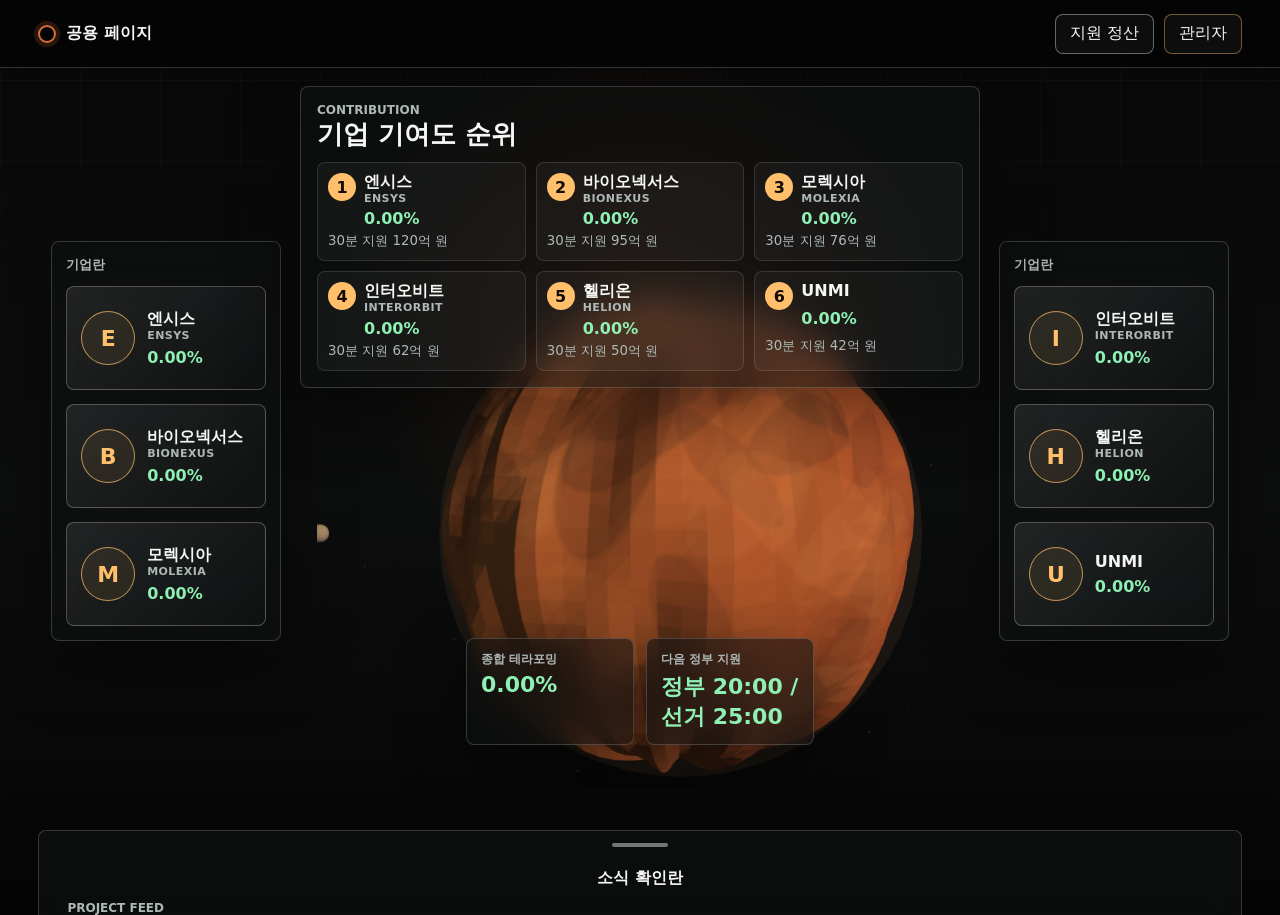
<file: index.html>
<!doctype html>
<html lang="ko">
  <head>
    <meta charset="utf-8" />
    <meta name="viewport" content="width=device-width, initial-scale=1" />
    <title>공용 페이지 | Mars Terraforming Commons</title>
    <link rel="icon" href="data:image/svg+xml,%3Csvg xmlns='http://www.w3.org/2000/svg' viewBox='0 0 64 64'%3E%3Ccircle cx='32' cy='32' r='22' fill='%23d96f3c'/%3E%3Ccircle cx='24' cy='24' r='5' fill='%235f241b' opacity='.8'/%3E%3Ccircle cx='42' cy='38' r='7' fill='%239d3e22' opacity='.75'/%3E%3C/svg%3E" />
    <link rel="stylesheet" href="./css/styles.css?v=19" />
    <script type="importmap">
      {
        "imports": {
          "three": "./vendor/three.module.js"
        }
      }
    </script>
  </head>
  <body class="public-page">
    <header class="top-bar">
      <a class="brand" href="./index.html" aria-label="공용 페이지로 이동">
        <span class="brand-mark"></span>
        <span>공용 페이지</span>
      </a>
      <div class="top-actions">
        <button class="ghost-button" id="settleGrantsButton" type="button">지원 정산</button>
        <a class="ghost-link admin-entry-link" href="./admin.html">관리자</a>
      </div>
    </header>

    <main class="public-shell">
      <section class="ranking-panel" aria-labelledby="rankingTitle">
        <div class="section-kicker">Contribution</div>
        <h1 id="rankingTitle">기업 기여도 순위</h1>
        <ol class="ranking-list" id="rankingList"></ol>
      </section>

      <aside class="company-rail company-rail-left" aria-label="왼쪽 기업란">
        <div class="rail-title">기업란</div>
        <div class="company-stack" id="leftCompanies"></div>
      </aside>

      <section class="mars-stage" aria-label="화성 3D 공전 화면">
        <canvas id="marsCanvas"></canvas>
        <div class="mars-readout" aria-live="polite">
          <div>
            <span>종합 테라포밍</span>
            <strong id="globalTerraforming">0.00%</strong>
          </div>
          <div>
            <span>다음 정부 지원</span>
            <strong id="nextGrantCountdown">30:00</strong>
          </div>
        </div>
      </section>

      <aside class="company-rail company-rail-right" aria-label="오른쪽 기업란">
        <div class="rail-title">기업란</div>
        <div class="company-stack" id="rightCompanies"></div>
      </aside>
    </main>

    <section class="news-drawer" id="newsDrawer" aria-expanded="false">
      <button class="drawer-handle" id="newsHandle" type="button" aria-controls="projectFeed">
        <span class="handle-line"></span>
        <span>소식 확인란</span>
      </button>
      <div class="news-body">
        <div class="news-heading">
          <div>
            <div class="section-kicker">Project Feed</div>
            <h2>시간대별 프로젝트</h2>
          </div>
          <span id="projectCount">0개</span>
        </div>
        <div class="project-feed" id="projectFeed"></div>
      </div>
    </section>

    <script type="module" src="./js/publicPage.js?v=40"></script>
  </body>
</html>
</file>
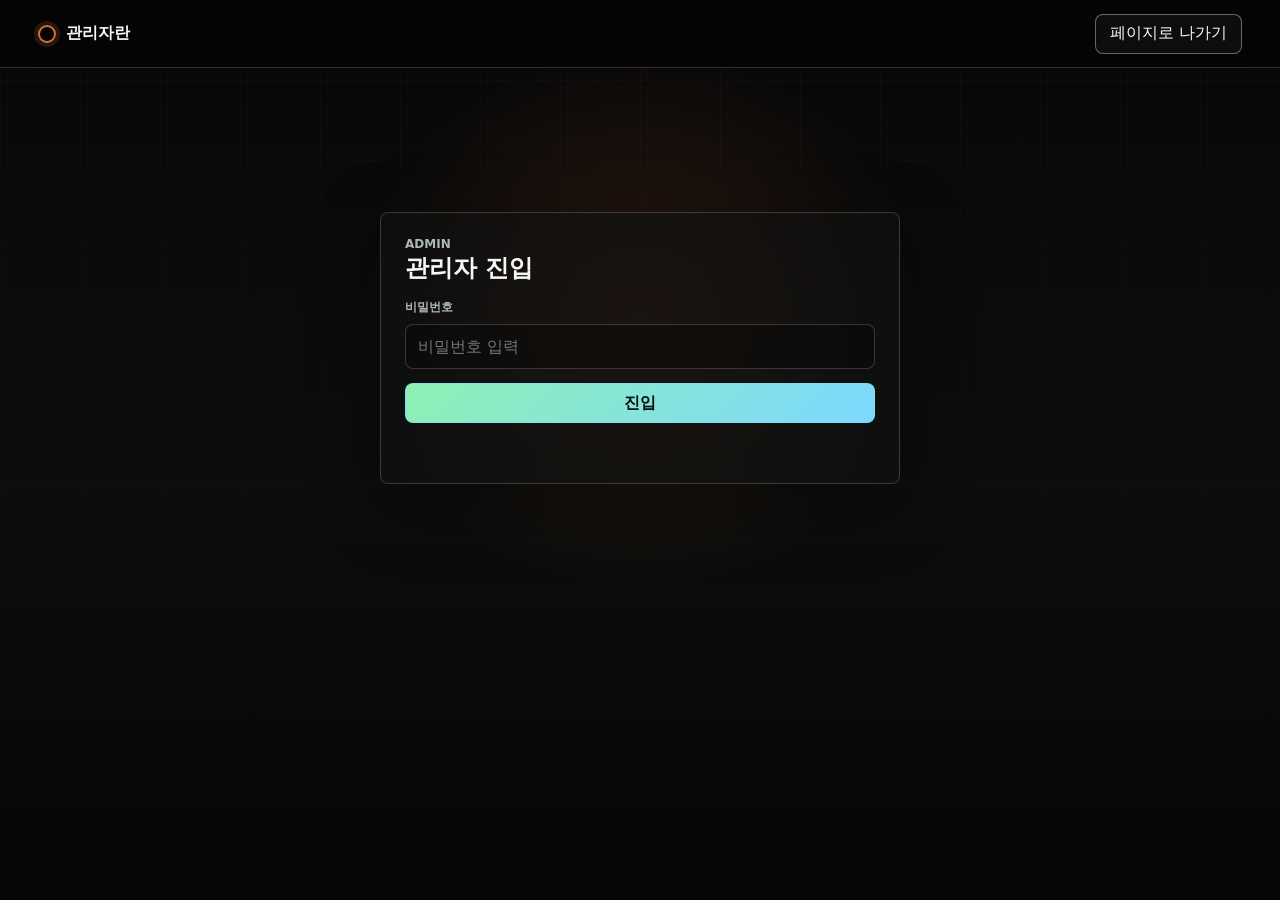
<file: admin.html>
<!doctype html>
<html lang="ko">
  <head>
    <meta charset="utf-8" />
    <meta name="viewport" content="width=device-width, initial-scale=1" />
    <title>관리자란 | Mars Terraforming Commons</title>
    <link rel="icon" href="data:image/svg+xml,%3Csvg xmlns='http://www.w3.org/2000/svg' viewBox='0 0 64 64'%3E%3Ccircle cx='32' cy='32' r='22' fill='%23d96f3c'/%3E%3Ccircle cx='24' cy='24' r='5' fill='%235f241b' opacity='.8'/%3E%3Ccircle cx='42' cy='38' r='7' fill='%239d3e22' opacity='.75'/%3E%3C/svg%3E" />
    <link rel="stylesheet" href="./css/styles.css?v=19" />
  </head>
  <body class="admin-page">
    <header class="top-bar">
      <a class="brand" href="./index.html" aria-label="공용 페이지로 이동">
        <span class="brand-mark"></span>
        <span>관리자란</span>
      </a>
      <div class="top-actions">
        <a class="ghost-link" href="./index.html">페이지로 나가기</a>
      </div>
    </header>

    <main class="admin-shell">
      <section class="admin-login-panel" id="loginPanel">
        <div class="section-kicker">Admin</div>
        <h1>관리자 진입</h1>
        <form class="admin-login-form" id="adminLoginForm">
          <label>
            <span>비밀번호</span>
            <input id="adminPassword" type="password" autocomplete="current-password" placeholder="비밀번호 입력" required />
          </label>
          <button class="primary-button" type="submit">진입</button>
        </form>
        <p class="admin-message" id="loginMessage" aria-live="polite"></p>
      </section>

      <section class="admin-dashboard is-hidden" id="adminDashboard">
        <div class="admin-dashboard-heading">
          <div>
            <div class="section-kicker">Company Work Log</div>
            <h1>각 기업이 한 일</h1>
          </div>
          <div class="admin-top-actions">
            <button class="ghost-button" id="toggleTimeButton" type="button">시간정지</button>
            <button class="primary-button" id="skipGrantButton" type="button">30분 스킵</button>
            <button class="ghost-button danger-button" id="endGameButton" type="button">게임 종료</button>
            <a class="ghost-link" href="./index.html">페이지로 나가기</a>
          </div>
        </div>
        <p class="admin-message" id="adminActionMessage" aria-live="polite"></p>

        <div class="admin-summary" id="adminSummary"></div>

        <section class="admin-budget-panel">
          <div>
            <div class="section-kicker">Budget Grant</div>
            <h2>기업 예산 지급</h2>
            <p>선택한 기업에 관리자 예산을 지급합니다. 지급 시 프로젝트 추가 가능 횟수도 초기화됩니다.</p>
          </div>
          <form class="admin-budget-form" id="adminBudgetForm">
            <label>
              <span>기업</span>
              <select id="adminBudgetCompany" required></select>
            </label>
            <label>
              <span>지급액</span>
              <input id="adminBudgetAmount" type="number" min="1" step="1" placeholder="억 단위" required />
            </label>
            <button class="primary-button" type="submit">지급</button>
          </form>
        </section>

        <div class="admin-company-list" id="adminCompanyList"></div>

        <section class="admin-confirm admin-delete-confirm is-hidden" id="deleteConfirmPanel">
          <p id="deleteConfirmMessage">정말 삭제할까요?</p>
          <div class="decision-actions">
            <button class="ghost-button" id="cancelDeleteButton" type="button">취소</button>
            <button class="primary-button danger-primary" id="confirmDeleteButton" type="button">네, 삭제</button>
          </div>
        </section>

        <section class="admin-reset-panel">
          <div>
            <div class="section-kicker">Reset</div>
            <h2>모든 일 초기화</h2>
            <p>모든 기업의 프로젝트, 기여도, 획득 예산 기록을 처음 상태로 되돌립니다.</p>
          </div>
          <button class="ghost-button danger-button" id="requestResetButton" type="button">초기화</button>
          <div class="admin-confirm is-hidden" id="resetConfirmPanel">
            <p>정말 모든 기록을 지울까요?</p>
            <div class="decision-actions">
              <button class="ghost-button" id="cancelResetButton" type="button">취소</button>
              <button class="primary-button danger-primary" id="confirmResetButton" type="button">네, 지우기</button>
            </div>
          </div>
        </section>
      </section>
    </main>

    <script type="module" src="./js/adminPage.js?v=48"></script>
  </body>
</html>
</file>
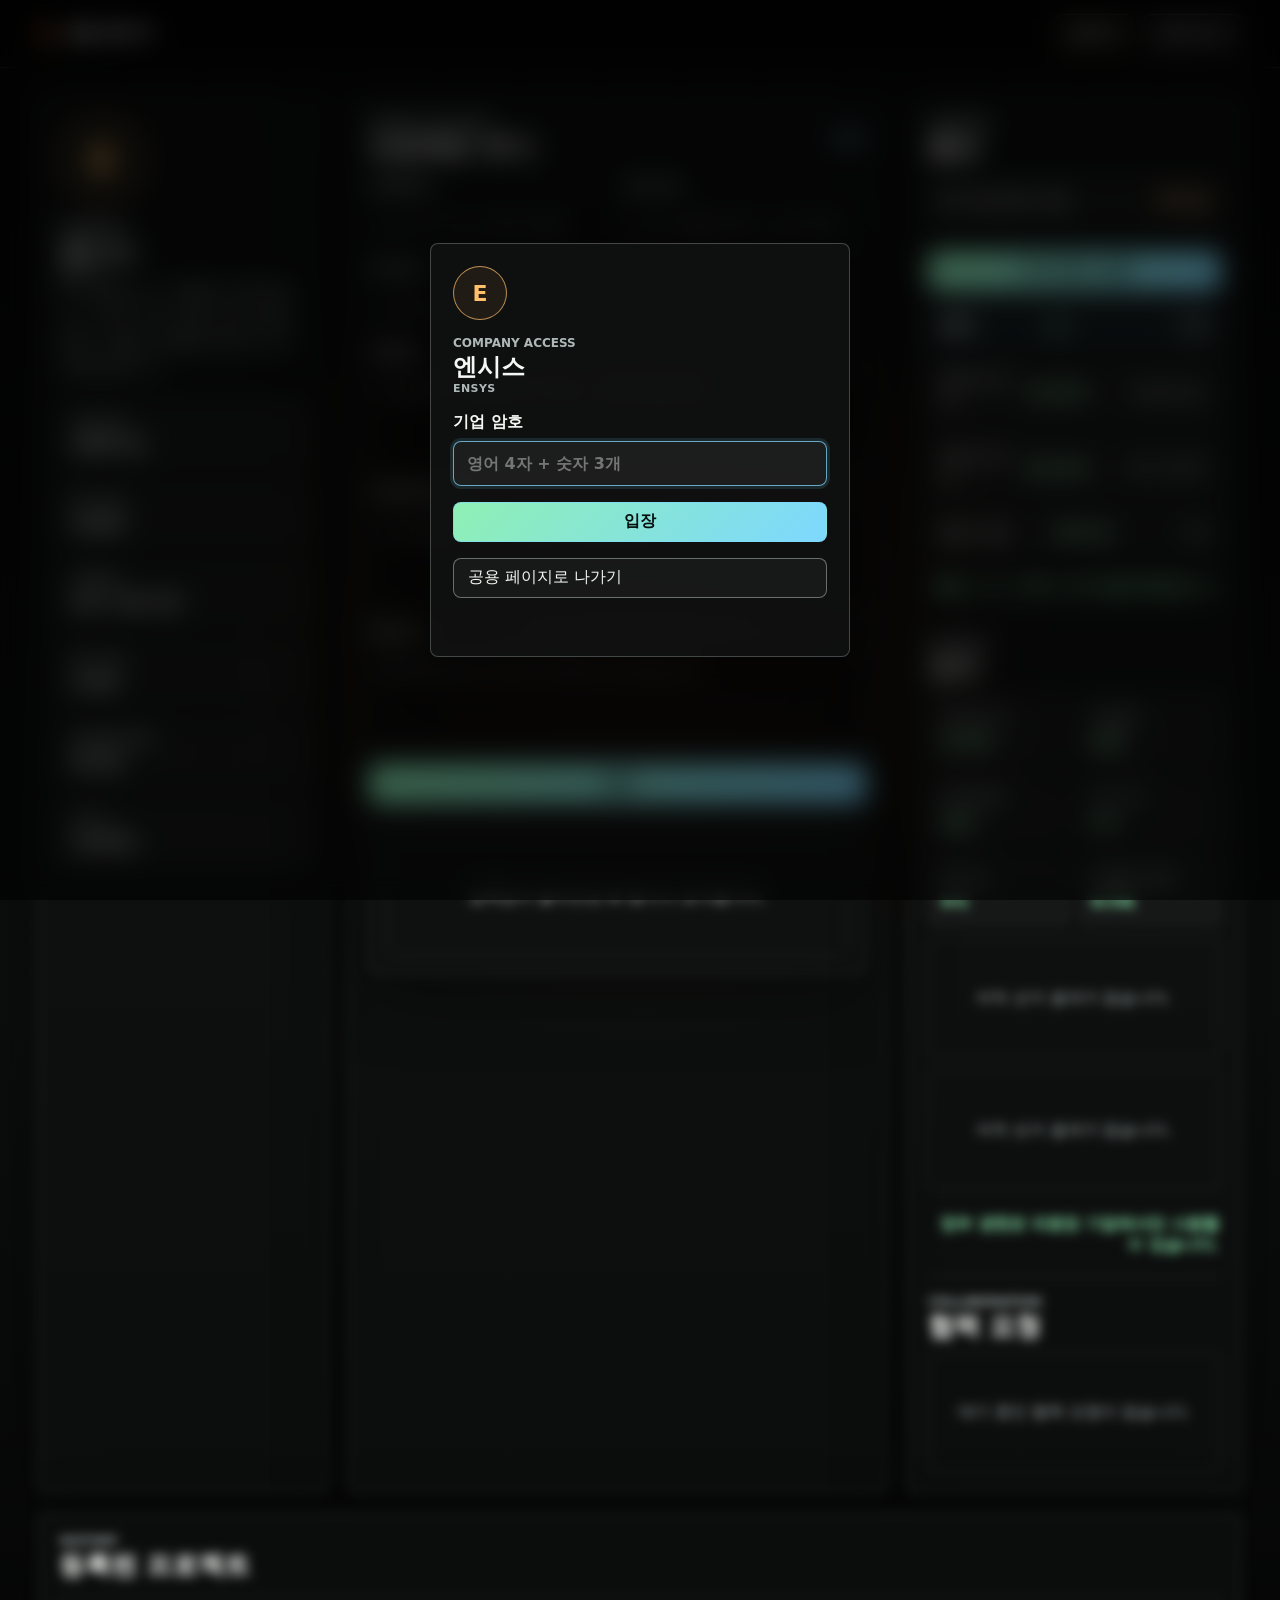
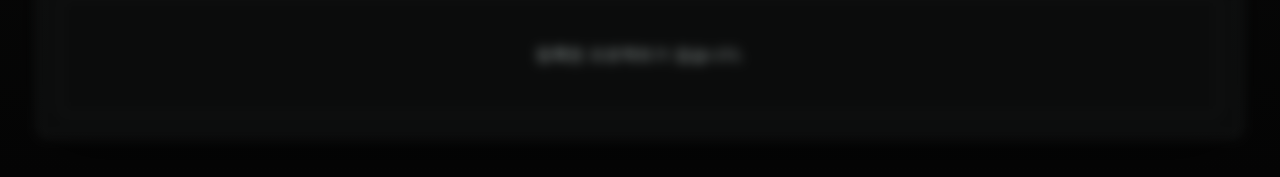
<file: company.html>
<!doctype html>
<html lang="ko">
  <head>
    <meta charset="utf-8" />
    <meta name="viewport" content="width=device-width, initial-scale=1" />
    <title>기업 세부사항 | Mars Terraforming Commons</title>
    <link rel="icon" href="data:image/svg+xml,%3Csvg xmlns='http://www.w3.org/2000/svg' viewBox='0 0 64 64'%3E%3Ccircle cx='32' cy='32' r='22' fill='%23d96f3c'/%3E%3Ccircle cx='24' cy='24' r='5' fill='%235f241b' opacity='.8'/%3E%3Ccircle cx='42' cy='38' r='7' fill='%239d3e22' opacity='.75'/%3E%3C/svg%3E" />
    <link rel="stylesheet" href="./css/styles.css?v=19" />
  </head>
  <body class="detail-page">
    <header class="top-bar">
      <a class="brand" href="./index.html" aria-label="공용 페이지로 이동">
        <span class="brand-mark"></span>
        <span>공용 페이지</span>
      </a>
      <div class="top-actions">
        <a class="ghost-link admin-entry-link" href="./admin.html">관리자</a>
        <a class="ghost-link" href="./index.html">순위 보기</a>
      </div>
    </header>

    <main class="detail-shell">
      <aside class="profile-panel">
        <div class="company-logo" id="companyLogo">E</div>
        <div class="profile-copy">
          <div class="section-kicker">Company</div>
          <h1 class="company-name-stack" id="companyName">
            <span class="company-name-ko">엔시스</span>
            <span class="company-name-en">ENSYS</span>
          </h1>
          <p id="companyFeature">기업 특징</p>
        </div>

        <dl class="stat-grid">
          <div>
            <dt>보유 예산</dt>
            <dd id="companyBudget">0원</dd>
          </div>
          <div>
            <dt>총 기여도</dt>
            <dd id="companyContribution">0.00%</dd>
          </div>
          <div>
            <dt>프로젝트</dt>
            <dd id="companyProjectCount">0개</dd>
          </div>
          <div>
            <dt>추가 가능</dt>
            <dd id="companyProjectLimit">3/3회</dd>
          </div>
          <div>
            <dt>정부/홍보 획득</dt>
            <dd id="companyFunding">0원</dd>
          </div>
          <div>
            <dt>인지도</dt>
            <dd id="companyAwareness">0.00%</dd>
          </div>
        </dl>
      </aside>

      <section class="project-panel">
        <div class="panel-heading">
          <div>
            <div class="section-kicker">Project Builder</div>
            <h2>프로젝트 추가</h2>
          </div>
          <span id="saveStatus">대기</span>
        </div>

        <form class="project-form" id="projectForm">
          <label>
            <span>프로젝트명</span>
            <input id="projectName" name="projectName" type="text" placeholder="예: 극지 산소 순환 파일럿" required />
          </label>
          <label>
            <span>사용 기술</span>
            <input id="projectTech" name="projectTech" type="text" placeholder="예: 미생물 반응기, 열 차폐막, 자동 시추" required />
          </label>
          <label>
            <span>가격 예상</span>
            <input id="projectPrice" name="projectPrice" type="number" min="0" step="1000000" placeholder="숫자만 입력" required />
          </label>
          <label class="full-row">
            <span>기대효과</span>
            <textarea id="projectExpectedEffect" name="projectExpectedEffect" rows="4" placeholder="프로젝트가 달성하고자 하는 기대효과를 입력" required></textarea>
          </label>
          <label class="full-row">
            <span>신기술 실현 방식</span>
            <textarea id="projectRealizationMethod" name="projectRealizationMethod" rows="4" placeholder="신기술을 실제로 구현하는 방식을 입력" required></textarea>
          </label>
          <label class="full-row">
            <span>적용 방식</span>
            <textarea id="projectApplicationMethod" name="projectApplicationMethod" rows="4" placeholder="화성 테라포밍 목표에 적용하는 방식을 입력" required></textarea>
          </label>
          <button class="primary-button full-row" type="submit">등록</button>
        </form>

        <section class="evaluation-card" id="evaluationPanel" aria-live="polite">
          <div class="empty-state">입력값이 들어오면 AI 평가가 표시됩니다.</div>
        </section>

        <section class="decision-card is-hidden" id="decisionPanel" aria-live="polite">
          <div>
            <h3>예산 부족</h3>
            <p id="shortageMessage">예산이 부족합니다.</p>
          </div>
          <div class="decision-actions">
            <button class="ghost-button" id="abandonProjectButton" type="button">포기</button>
            <button class="primary-button" id="spendMoreButton" type="button">돈 더 쓰기</button>
          </div>
        </section>
      </section>

      <aside class="promotion-panel">
        <div class="panel-heading">
          <div>
            <div class="section-kicker">Funding</div>
            <h2>홍보</h2>
          </div>
        </div>

        <div class="funding-summary">
          <span>AI 기준 정부 지원</span>
          <strong id="governmentGrantPreview">0원</strong>
        </div>

        <button class="primary-button" id="runPromotionButton" type="button">10억 홍보 실행</button>

        <div class="age-table" id="ageFundingTable"></div>

        <div class="politics-box" id="politicsPanel"></div>

        <div class="collaboration-box" id="collaborationPanel"></div>
      </aside>

      <section class="history-panel">
        <div class="panel-heading">
          <div>
            <div class="section-kicker">History</div>
            <h2>등록된 프로젝트</h2>
          </div>
        </div>
        <div class="project-history" id="projectHistory"></div>
      </section>
    </main>

    <script type="module" src="./js/companyPage.js?v=51"></script>
  </body>
</html>
</file>
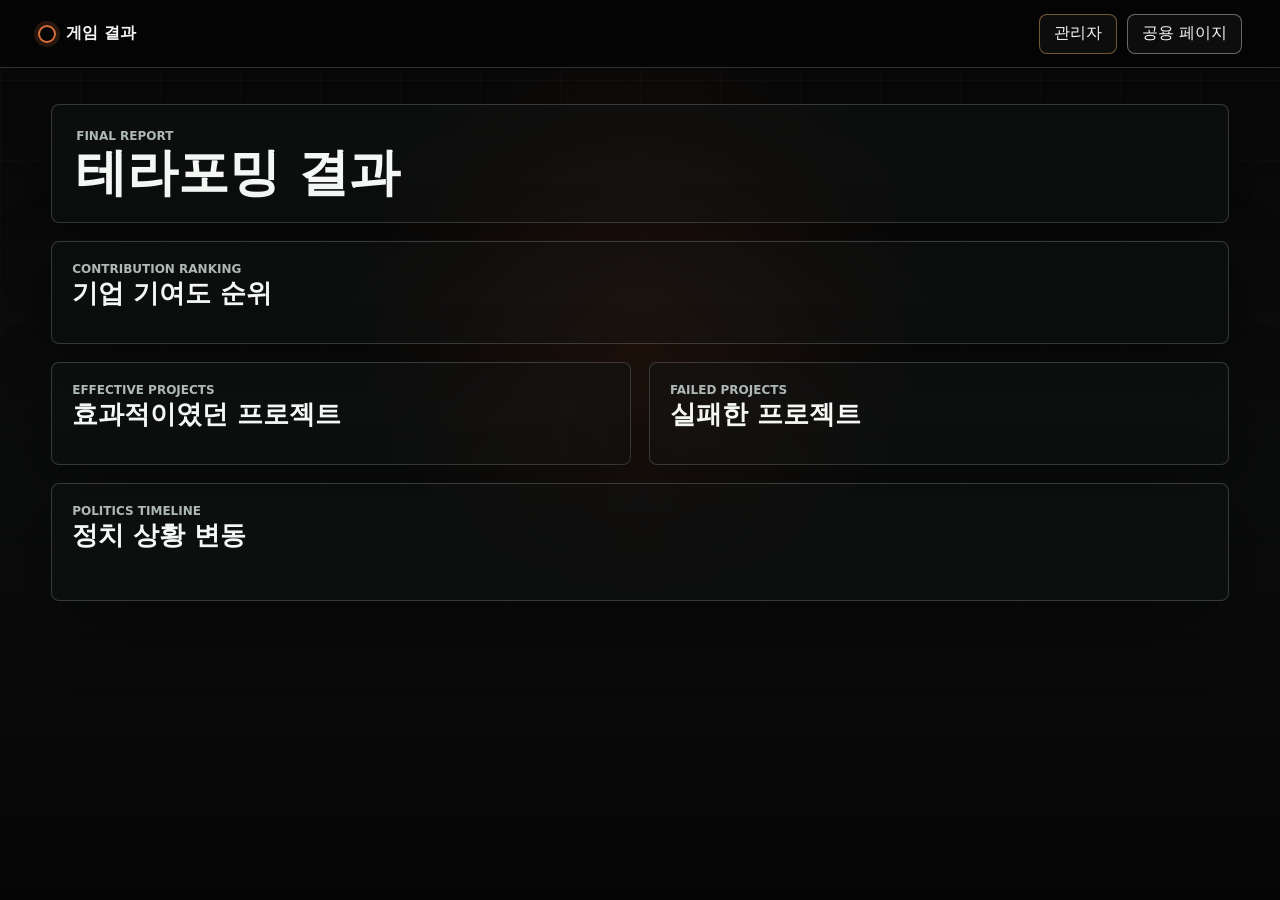
<file: results.html>
<!doctype html>
<html lang="ko">
  <head>
    <meta charset="utf-8" />
    <meta name="viewport" content="width=device-width, initial-scale=1" />
    <title>게임 결과 | Mars Terraforming Commons</title>
    <link rel="icon" href="data:image/svg+xml,%3Csvg xmlns='http://www.w3.org/2000/svg' viewBox='0 0 64 64'%3E%3Ccircle cx='32' cy='32' r='22' fill='%23d96f3c'/%3E%3Ccircle cx='24' cy='24' r='5' fill='%235f241b' opacity='.8'/%3E%3Ccircle cx='42' cy='38' r='7' fill='%239d3e22' opacity='.75'/%3E%3C/svg%3E" />
    <link rel="stylesheet" href="./css/styles.css?v=19" />
  </head>
  <body class="results-page">
    <header class="top-bar">
      <a class="brand" href="./index.html" aria-label="공용 페이지로 이동">
        <span class="brand-mark"></span>
        <span>게임 결과</span>
      </a>
      <div class="top-actions">
        <a class="ghost-link admin-entry-link" href="./admin.html">관리자</a>
        <a class="ghost-link" href="./index.html">공용 페이지</a>
      </div>
    </header>

    <main class="results-shell">
      <section class="results-hero">
        <div>
          <div class="section-kicker">Final Report</div>
          <h1>테라포밍 결과</h1>
        </div>
        <div class="results-summary" id="resultsSummary"></div>
      </section>

      <section class="results-panel">
        <div class="panel-heading">
          <div>
            <div class="section-kicker">Contribution Ranking</div>
            <h2>기업 기여도 순위</h2>
          </div>
        </div>
        <div class="final-ranking" id="finalRanking"></div>
      </section>

      <section class="results-grid">
        <section class="results-panel">
          <div class="panel-heading">
            <div>
              <div class="section-kicker">Effective Projects</div>
              <h2>효과적이였던 프로젝트</h2>
            </div>
          </div>
          <div class="result-project-list" id="effectiveProjects"></div>
        </section>

        <section class="results-panel">
          <div class="panel-heading">
            <div>
              <div class="section-kicker">Failed Projects</div>
              <h2>실패한 프로젝트</h2>
            </div>
          </div>
          <div class="result-project-list" id="failedProjects"></div>
        </section>
      </section>

      <section class="results-panel">
        <div class="panel-heading">
          <div>
            <div class="section-kicker">Politics Timeline</div>
            <h2>정치 상황 변동</h2>
          </div>
        </div>
        <div class="politics-result-summary" id="politicsResultSummary"></div>
        <div class="politics-chart" id="politicsChart"></div>
      </section>
    </main>

    <script type="module" src="./js/resultsPage.js?v=14"></script>
  </body>
</html>
</file>
<file: css/styles.css>
:root {
  --bg: #050505;
  --panel: rgba(16, 18, 18, 0.58);
  --panel-strong: rgba(22, 24, 24, 0.86);
  --line: rgba(218, 232, 234, 0.2);
  --line-strong: rgba(218, 232, 234, 0.42);
  --text: #f5f7f4;
  --muted: #aeb9b7;
  --rust: #d96f3c;
  --amber: #ffbf6b;
  --cyan: #7dd8ff;
  --mint: #8ff0b4;
  --danger: #ff786f;
  --shadow: 0 20px 70px rgba(0, 0, 0, 0.44);
  color-scheme: dark;
  font-family:
    Inter, ui-sans-serif, system-ui, -apple-system, BlinkMacSystemFont, "Segoe UI", sans-serif;
}

* {
  box-sizing: border-box;
}

body {
  margin: 0;
  min-height: 100vh;
  color: var(--text);
  background:
    radial-gradient(circle at 50% 35%, rgba(169, 73, 36, 0.22), transparent 32%),
    linear-gradient(180deg, #070707 0%, #0c0e0d 54%, #050505 100%);
  overflow-x: hidden;
}

body::before {
  position: fixed;
  inset: 0;
  z-index: -1;
  pointer-events: none;
  content: "";
  background-image:
    linear-gradient(rgba(255, 255, 255, 0.04) 1px, transparent 1px),
    linear-gradient(90deg, rgba(255, 255, 255, 0.035) 1px, transparent 1px);
  background-size: 80px 80px;
  mask-image: linear-gradient(180deg, rgba(0, 0, 0, 0.65), transparent 80%);
}

.company-locked .detail-shell {
  filter: blur(6px);
  pointer-events: none;
  user-select: none;
}

.company-auth-gate {
  position: fixed;
  inset: 0;
  z-index: 50;
  display: grid;
  place-items: center;
  padding: 20px;
  background: rgba(0, 0, 0, 0.58);
  backdrop-filter: blur(12px);
}

.company-auth-card {
  width: min(100%, 420px);
  display: grid;
  gap: 16px;
  padding: 22px;
  border: 1px solid rgba(218, 232, 234, 0.26);
  border-radius: 8px;
  background: rgba(16, 18, 18, 0.88);
  box-shadow: var(--shadow);
}

.company-auth-card h1 {
  margin: 4px 0 0;
}

.company-auth-card label {
  display: grid;
  gap: 8px;
  font-weight: 800;
}

.company-auth-card input {
  width: 100%;
  min-width: 0;
  padding: 12px 13px;
  border: 1px solid var(--line);
  border-radius: 8px;
  color: var(--text);
  background: rgba(255, 255, 255, 0.06);
}

.auth-message {
  min-height: 20px;
  margin: 0;
  color: var(--danger);
  font-weight: 800;
}

a {
  color: inherit;
  text-decoration: none;
}

button,
input,
select,
textarea {
  font: inherit;
}

button {
  cursor: pointer;
}

.top-bar {
  position: fixed;
  top: 0;
  left: 0;
  right: 0;
  z-index: 30;
  display: flex;
  align-items: center;
  justify-content: space-between;
  height: 68px;
  padding: 0 clamp(18px, 3vw, 40px);
  border-bottom: 1px solid var(--line);
  background: rgba(5, 5, 5, 0.72);
  backdrop-filter: blur(18px);
}

.cute-heeju-banner {
  position: fixed;
  top: 0;
  left: 0;
  right: 0;
  z-index: 40;
  display: grid;
  place-items: center;
  min-height: 34px;
  border-bottom: 1px solid rgba(255, 191, 107, 0.42);
  color: #120b08;
  background: linear-gradient(135deg, var(--amber), var(--mint));
  font-weight: 900;
}

.has-cute-heeju-banner .top-bar {
  top: 34px;
}

.has-cute-heeju-banner .public-shell,
.has-cute-heeju-banner .detail-shell {
  padding-top: calc(96px + 34px);
}

.has-cute-heeju-banner .admin-shell {
  padding-top: calc(104px + 34px);
}

.has-cute-heeju-banner .ranking-panel {
  top: calc(86px + 34px);
}

.brand {
  display: inline-flex;
  align-items: center;
  gap: 10px;
  font-size: 16px;
  font-weight: 800;
  letter-spacing: 0;
}

.brand-mark {
  width: 18px;
  height: 18px;
  border: 2px solid var(--rust);
  border-radius: 50%;
  box-shadow: 0 0 0 4px rgba(217, 111, 60, 0.16);
}

.top-actions {
  display: flex;
  align-items: center;
  gap: 10px;
}

.ghost-button,
.ghost-link,
.primary-button {
  min-height: 40px;
  border-radius: 8px;
  padding: 0 14px;
  color: var(--text);
  border: 1px solid var(--line-strong);
  background: rgba(255, 255, 255, 0.04);
}

.ghost-link {
  display: inline-flex;
  align-items: center;
}

.primary-button {
  border-color: rgba(125, 216, 255, 0.56);
  color: #06100f;
  background: linear-gradient(135deg, var(--mint), var(--cyan));
  font-weight: 800;
}

.bonus-banner {
  margin: 10px 0 14px;
  padding: 12px 14px;
  border: 1px solid rgba(143, 240, 180, 0.38);
  border-radius: 8px;
  color: var(--mint);
  background: rgba(143, 240, 180, 0.08);
  font-weight: 800;
}

.admin-entry-link {
  border-color: rgba(255, 191, 107, 0.42);
}

.public-shell {
  position: relative;
  display: grid;
  grid-template-columns: minmax(170px, 230px) minmax(320px, 1fr) minmax(170px, 230px);
  gap: clamp(18px, 3vw, 36px);
  min-height: 100vh;
  padding: 96px clamp(16px, 4vw, 56px) 128px;
}

.mars-stage {
  position: relative;
  min-height: calc(100vh - 210px);
  overflow: hidden;
}

#marsCanvas {
  display: block;
  width: 100%;
  height: 100%;
  min-height: 560px;
}

.mars-readout {
  position: absolute;
  left: 50%;
  bottom: 42px;
  display: flex;
  gap: 12px;
  transform: translateX(-50%);
}

.mars-readout div,
.ranking-panel,
.company-rail,
.news-drawer,
.profile-panel,
.project-panel,
.promotion-panel,
.history-panel,
.evaluation-card,
.decision-card {
  border: 1px solid var(--line);
  background: var(--panel);
  box-shadow: var(--shadow);
  backdrop-filter: blur(18px);
}

.mars-readout div {
  min-width: 168px;
  border-radius: 8px;
  padding: 12px 14px;
}

.mars-readout span,
.section-kicker,
dt,
.project-form span,
.compact-label span {
  display: block;
  color: var(--muted);
  font-size: 12px;
  font-weight: 800;
  text-transform: uppercase;
  letter-spacing: 0;
}

.mars-readout strong {
  display: block;
  margin-top: 4px;
  color: var(--mint);
  font-size: 22px;
}

.ranking-panel {
  position: absolute;
  top: 86px;
  left: 50%;
  z-index: 3;
  width: min(680px, calc(100vw - 38px));
  border-radius: 8px;
  padding: 16px;
  transform: translateX(-50%);
}

.ranking-panel h1,
.news-heading h2,
.panel-heading h2,
.profile-copy h1 {
  margin: 3px 0 0;
  font-size: clamp(21px, 2vw, 28px);
  line-height: 1.1;
}

.ranking-list {
  display: grid;
  grid-template-columns: repeat(3, minmax(0, 1fr));
  gap: 10px;
  padding: 0;
  margin: 14px 0 0;
  list-style: none;
}

.ranking-list li {
  display: grid;
  grid-template-columns: auto 1fr;
  gap: 4px 8px;
  min-height: 74px;
  padding: 10px;
  border: 1px solid rgba(255, 255, 255, 0.12);
  border-radius: 8px;
  background: rgba(255, 255, 255, 0.04);
}

.rank-number {
  display: grid;
  grid-row: span 2;
  place-items: center;
  width: 28px;
  height: 28px;
  border-radius: 50%;
  color: #120b08;
  background: var(--amber);
  font-weight: 900;
}

.rank-name {
  min-width: 0;
  font-weight: 800;
}

.company-name-stack {
  display: grid;
  gap: 2px;
  min-width: 0;
  line-height: 1.12;
}

.company-name-ko,
.company-name-en {
  display: block;
  min-width: 0;
  overflow-wrap: anywhere;
}

.company-name-ko {
  color: var(--text);
  font-weight: 900;
}

.company-name-en {
  color: var(--muted);
  font-size: 11px;
  font-weight: 800;
  letter-spacing: 0.04em;
}

.ranking-list strong {
  color: var(--mint);
}

.ranking-list small {
  grid-column: 1 / -1;
  color: var(--muted);
}

.company-rail {
  align-self: center;
  border-radius: 8px;
  padding: 14px;
}

.rail-title {
  margin-bottom: 12px;
  color: var(--muted);
  font-size: 13px;
  font-weight: 900;
}

.company-stack {
  display: grid;
  gap: 14px;
}

.company-card {
  display: grid;
  grid-template-columns: 54px 1fr;
  gap: 12px;
  align-items: center;
  min-height: 104px;
  padding: 14px;
  border: 1px solid rgba(245, 247, 244, 0.26);
  border-radius: 8px;
  background:
    linear-gradient(135deg, rgba(255, 255, 255, 0.09), rgba(255, 255, 255, 0.015)),
    rgba(12, 13, 13, 0.32);
  transition:
    transform 180ms ease,
    border-color 180ms ease,
    background 180ms ease;
}

.company-card:hover,
.company-card:focus-visible {
  border-color: rgba(125, 216, 255, 0.7);
  background: rgba(125, 216, 255, 0.1);
  transform: translateY(-2px);
}

.company-card-mark,
.company-logo {
  display: grid;
  place-items: center;
  border: 1px solid rgba(255, 191, 107, 0.7);
  color: var(--amber);
  background: rgba(255, 191, 107, 0.08);
  font-weight: 900;
}

.company-card-mark {
  width: 54px;
  height: 54px;
  border-radius: 50%;
  font-size: 22px;
}

.company-card strong {
  margin-bottom: 6px;
}

.company-card em {
  display: block;
  color: var(--mint);
  font-style: normal;
  font-weight: 800;
}

.feed-company-name .company-name-stack,
.feed-company-name .company-name-ko,
.feed-company-name .company-name-en {
  display: inline;
}

.news-drawer {
  position: fixed;
  left: clamp(12px, 3vw, 40px);
  right: clamp(12px, 3vw, 40px);
  bottom: 0;
  z-index: 35;
  height: min(62vh, 620px);
  border-bottom: 0;
  border-radius: 8px 8px 0 0;
  transform: translateY(calc(100% - 70px));
  transition: transform 260ms ease;
}

.news-drawer.is-open {
  transform: translateY(0);
}

.drawer-handle {
  display: grid;
  place-items: center;
  width: 100%;
  height: 70px;
  border: 0;
  color: var(--text);
  background: transparent;
  font-weight: 900;
}

.handle-line {
  width: 56px;
  height: 4px;
  border-radius: 999px;
  background: rgba(255, 255, 255, 0.44);
}

.news-body {
  height: calc(100% - 70px);
  overflow: auto;
  padding: 0 clamp(16px, 3vw, 28px) 26px;
}

.news-heading,
.panel-heading {
  display: flex;
  align-items: center;
  justify-content: space-between;
  gap: 16px;
  margin-bottom: 16px;
}

.news-heading span,
#saveStatus {
  color: var(--cyan);
  font-weight: 900;
}

.project-feed {
  display: grid;
  gap: 10px;
}

.feed-item,
.history-item {
  display: grid;
  grid-template-columns: 92px 1fr minmax(220px, 0.45fr);
  gap: 14px;
  align-items: center;
  padding: 14px;
  border: 1px solid rgba(255, 255, 255, 0.12);
  border-radius: 8px;
  background: rgba(255, 255, 255, 0.045);
}

.pending-project {
  grid-template-columns: minmax(0, 1fr);
  align-items: stretch;
  border-color: rgba(255, 191, 107, 0.44);
  background: rgba(255, 191, 107, 0.07);
}

.pending-project > div,
.pending-project dl {
  min-width: 0;
}

.feed-item time,
.history-item time {
  color: var(--amber);
  font-weight: 900;
}

.feed-item h3,
.history-item h3 {
  margin: 0 0 4px;
  font-size: 17px;
}

.feed-item p,
.history-item p,
.profile-copy p,
.ai-judgement,
.global-note {
  margin: 0;
  color: var(--muted);
  line-height: 1.55;
}

.feed-item dl,
.history-item dl {
  display: grid;
  grid-template-columns: repeat(2, minmax(0, 1fr));
  gap: 8px;
  margin: 0;
}

.feed-item dd,
.history-item dd,
.stat-grid dd {
  margin: 4px 0 0;
  color: var(--text);
  font-weight: 900;
}

.detail-shell {
  display: grid;
  grid-template-columns: minmax(220px, 0.78fr) minmax(420px, 1.45fr) minmax(260px, 0.9fr);
  grid-template-areas:
    "profile project promotion"
    "history history history";
  gap: 20px;
  min-height: 100vh;
  padding: 96px clamp(16px, 3vw, 40px) 40px;
}

.profile-panel,
.project-panel,
.promotion-panel,
.history-panel {
  border-radius: 8px;
  padding: 20px;
}

.profile-panel {
  grid-area: profile;
}

.project-panel {
  grid-area: project;
}

.promotion-panel {
  grid-area: promotion;
}

.history-panel {
  grid-area: history;
}

.company-logo {
  width: 86px;
  height: 86px;
  margin-bottom: 18px;
  border-radius: 50%;
  font-size: 34px;
}

.stat-grid {
  display: grid;
  grid-template-columns: 1fr;
  gap: 12px;
  margin: 22px 0 0;
}

.stat-grid div,
.funding-summary,
.target-row,
.age-row {
  padding: 12px;
  border: 1px solid rgba(255, 255, 255, 0.1);
  border-radius: 8px;
  background: rgba(255, 255, 255, 0.04);
}

.project-form {
  display: grid;
  grid-template-columns: repeat(2, minmax(0, 1fr));
  gap: 14px;
}

.project-form label,
.compact-label {
  display: grid;
  gap: 7px;
}

.full-row {
  grid-column: 1 / -1;
}

input,
select,
textarea {
  width: 100%;
  border: 1px solid var(--line);
  border-radius: 8px;
  padding: 12px;
  color: var(--text);
  background: rgba(0, 0, 0, 0.26);
  outline: none;
}

textarea {
  resize: vertical;
}

input:focus,
select:focus,
textarea:focus {
  border-color: rgba(125, 216, 255, 0.75);
  box-shadow: 0 0 0 3px rgba(125, 216, 255, 0.12);
}

.evaluation-card,
.decision-card {
  margin-top: 16px;
  border-radius: 8px;
  padding: 16px;
}

.evaluation-grid {
  display: grid;
  grid-template-columns: repeat(auto-fit, minmax(128px, 1fr));
  gap: 10px;
  margin-bottom: 14px;
}

.evaluation-label {
  margin-bottom: 10px;
  color: var(--cyan);
  font-size: 13px;
  font-weight: 900;
}

.evaluation-grid div {
  padding: 12px;
  border-radius: 8px;
  background: rgba(255, 255, 255, 0.05);
}

.evaluation-grid span {
  color: var(--muted);
  font-size: 12px;
  font-weight: 800;
}

.evaluation-grid strong {
  display: block;
  margin-top: 5px;
  color: var(--mint);
  font-size: 20px;
}

strong.impact-value.impact-positive,
dd.impact-value.impact-positive {
  color: var(--mint);
}

strong.impact-value.impact-negative,
dd.impact-value.impact-negative {
  color: var(--danger);
}

strong.impact-value.impact-neutral,
dd.impact-value.impact-neutral {
  color: var(--muted);
}

.risk-value {
  color: var(--danger);
}

.method-assessment {
  display: grid;
  grid-template-columns: repeat(2, minmax(0, 1fr));
  gap: 10px;
  margin-bottom: 12px;
}

.method-assessment div,
.project-breakdown p {
  border: 1px solid rgba(255, 255, 255, 0.08);
  border-radius: 8px;
  background: rgba(255, 255, 255, 0.035);
}

.method-assessment div {
  padding: 10px 12px;
}

.method-assessment span,
.project-breakdown strong {
  display: block;
  color: var(--muted);
  font-size: 12px;
  font-weight: 900;
}

.method-assessment strong {
  display: block;
  margin-top: 4px;
  color: var(--mint);
}

.project-breakdown {
  display: grid;
  gap: 7px;
  margin-top: 10px;
}

.project-breakdown p {
  margin: 0;
  padding: 9px 10px;
  color: var(--text);
}

.outcome-banner {
  margin-bottom: 12px;
  padding: 10px 12px;
  border: 1px solid rgba(143, 240, 180, 0.32);
  border-radius: 8px;
  color: var(--mint);
  background: rgba(143, 240, 180, 0.07);
  font-weight: 900;
}

.outcome-banner.project-failed {
  border-color: rgba(255, 120, 111, 0.42);
  color: var(--danger);
  background: rgba(255, 120, 111, 0.08);
}

.project-outcome-text {
  display: inline-block;
  margin-bottom: 4px;
  color: var(--mint);
  font-size: 13px;
}

.project-failed {
  border-color: rgba(255, 120, 111, 0.5);
}

.project-failed h3,
.project-failed .project-outcome-text {
  color: var(--danger);
}

.project-failed p {
  color: #ffc0bb;
}

.evaluation-grid .is-negative strong,
.target-row.is-negative strong {
  color: var(--danger);
}

.target-row.is-negative {
  border-color: rgba(255, 120, 111, 0.28);
  background: rgba(255, 120, 111, 0.06);
}

.target-row.is-neutral strong {
  color: var(--muted);
}

.targets-list {
  display: grid;
  gap: 8px;
  margin-top: 16px;
}

.resource-list {
  display: grid;
  gap: 8px;
  margin: 16px 0;
}

.compact-resource-list {
  margin: 12px 0 0;
}

.resource-row {
  display: grid;
  grid-template-columns: 1fr auto auto;
  gap: 12px;
  align-items: center;
  padding: 10px 12px;
  border: 1px solid rgba(255, 255, 255, 0.1);
  border-radius: 8px;
  background: rgba(255, 255, 255, 0.04);
}

.resource-row strong {
  color: var(--mint);
}

.resource-row em {
  color: var(--muted);
  font-style: normal;
}

.resource-head {
  background: rgba(125, 216, 255, 0.08);
  font-weight: 900;
}

.resource-total {
  color: var(--amber);
  font-weight: 900;
}

.pending-resource-row {
  display: grid;
  grid-template-columns: minmax(0, 1fr) minmax(180px, 240px);
  gap: 12px;
  align-items: center;
  padding: 12px;
  border: 1px solid rgba(255, 255, 255, 0.11);
  border-radius: 8px;
  background: rgba(255, 255, 255, 0.04);
}

.pending-resource-row > div {
  min-width: 0;
}

.pending-resource-row strong,
.pending-resource-row span,
.pending-resource-row small {
  display: block;
}

.pending-resource-row span {
  margin-top: 4px;
  color: var(--muted);
  font-size: 13px;
}

.pending-resource-row small {
  margin-top: 6px;
  color: var(--amber);
  line-height: 1.45;
}

.resource-actions {
  display: grid;
  gap: 8px;
  min-width: 0;
}

.resource-actions .ghost-button,
.resource-actions .primary-button {
  width: 100%;
  min-width: 0;
  height: auto;
  min-height: 38px;
  white-space: normal;
  overflow-wrap: anywhere;
  line-height: 1.25;
}

.pending-project,
.project-breakdown,
.history-item,
.feed-item,
.result-project-card,
.final-rank-card {
  min-width: 0;
}

.project-breakdown,
.project-breakdown p,
.history-item,
.feed-item,
.result-project-card,
.final-rank-card {
  overflow-wrap: anywhere;
}

.resource-ready {
  color: var(--mint);
  font-weight: 900;
  text-align: right;
}

.pending-action .primary-button {
  width: 100%;
  height: auto;
  white-space: normal;
  overflow-wrap: anywhere;
}

.pending-action {
  grid-column: 1 / -1;
}

.target-row,
.age-row {
  display: grid;
  grid-template-columns: 1fr 1.2fr auto;
  gap: 12px;
  align-items: center;
}

.target-row em,
.age-row em {
  color: var(--muted);
  font-style: normal;
}

.target-row strong,
.age-row strong,
.age-total {
  color: var(--mint);
}

.target-head,
.age-head {
  background: rgba(125, 216, 255, 0.08);
  font-weight: 900;
}

.global-note {
  margin-top: 12px;
}

.decision-card {
  display: flex;
  align-items: center;
  justify-content: space-between;
  gap: 16px;
  border-color: rgba(255, 120, 111, 0.48);
}

.decision-card h3 {
  margin: 0 0 6px;
  color: var(--danger);
}

.decision-actions {
  display: flex;
  gap: 8px;
  flex-shrink: 0;
}

.danger-button {
  border-color: rgba(255, 120, 111, 0.55);
  color: var(--danger);
}

.danger-primary {
  border-color: rgba(255, 120, 111, 0.7);
  background: linear-gradient(135deg, #ffb1a9, #ff786f);
}

.is-hidden {
  display: none;
}

.funding-summary {
  display: flex;
  justify-content: space-between;
  gap: 12px;
  margin-bottom: 14px;
}

.funding-summary strong {
  color: var(--amber);
}

.promotion-panel .primary-button {
  width: 100%;
  margin: 12px 0;
}

.collaboration-box {
  display: grid;
  gap: 12px;
  margin-top: 20px;
  padding-top: 18px;
  border-top: 1px solid rgba(255, 255, 255, 0.12);
}

.politics-box {
  display: grid;
  gap: 12px;
  margin-top: 20px;
  padding-top: 18px;
  border-top: 1px solid rgba(255, 255, 255, 0.12);
}

.compact-heading {
  margin-bottom: 0;
}

.collaboration-form,
.offer-list,
.seat-list,
.government-actions {
  display: grid;
  gap: 10px;
}

.collaboration-summary,
.offer-item,
.politics-summary div,
.seat-row {
  padding: 12px;
  border: 1px solid rgba(255, 255, 255, 0.1);
  border-radius: 8px;
  background: rgba(255, 255, 255, 0.04);
}

.politics-summary {
  display: grid;
  grid-template-columns: repeat(2, minmax(0, 1fr));
  gap: 8px;
}

.politics-summary span,
.seat-row span,
.seat-row em {
  color: var(--muted);
}

.politics-summary strong,
.seat-row strong {
  display: block;
  margin-top: 4px;
  color: var(--mint);
}

.seat-row {
  display: grid;
  grid-template-columns: 1fr auto auto;
  gap: 8px;
  align-items: center;
}

.seat-row em {
  font-style: normal;
}

.power-map {
  display: grid;
  gap: 10px;
  padding: 12px;
  border: 1px solid rgba(125, 216, 255, 0.18);
  border-radius: 8px;
  background: rgba(125, 216, 255, 0.045);
}

.power-map-head {
  display: flex;
  align-items: center;
  justify-content: space-between;
  gap: 10px;
}

.power-map-head span {
  color: var(--muted);
  font-size: 12px;
  font-weight: 900;
}

.power-map-head strong {
  color: var(--cyan);
}

.power-map-grid {
  display: grid;
  grid-template-columns: repeat(10, minmax(0, 1fr));
  gap: 4px;
}

.power-seat,
.power-dot {
  display: block;
  border: 1px solid rgba(255, 255, 255, 0.16);
  border-radius: 3px;
  background: rgba(255, 255, 255, 0.12);
}

.power-seat {
  aspect-ratio: 1;
  min-width: 0;
}

.power-dot {
  width: 12px;
  height: 12px;
  flex: 0 0 auto;
}

.power-seat-1 {
  background: #7dd8ff;
}

.power-seat-2 {
  background: #8ff0b4;
}

.power-seat-3 {
  background: #ffbf6b;
}

.power-seat-4 {
  background: #ff786f;
}

.power-seat-5 {
  background: #d7f36b;
}

.power-seat-6 {
  background: #b7a8ff;
}

.power-seat-independent {
  background: rgba(255, 255, 255, 0.28);
}

.power-seat-empty {
  background: rgba(255, 255, 255, 0.06);
}

.power-map-legend {
  display: grid;
  gap: 7px;
}

.power-legend-row {
  display: flex;
  align-items: center;
  gap: 7px;
  min-width: 0;
  color: var(--muted);
  font-size: 12px;
}

.power-legend-row strong {
  color: var(--text);
}

.power-legend-row small {
  margin-left: auto;
  color: var(--muted);
}

.power-badge {
  border-radius: 999px;
  padding: 3px 7px;
  font-size: 11px;
  font-style: normal;
  font-weight: 900;
}

.chair-badge {
  color: #120b08;
  background: var(--amber);
}

.vice-badge {
  color: #041110;
  background: var(--cyan);
}

.collaboration-summary strong,
.offer-item strong {
  display: block;
  margin-bottom: 5px;
  color: var(--mint);
}

.collaboration-summary span,
.offer-item span {
  color: var(--muted);
  line-height: 1.45;
}

.offer-item.accepted strong {
  color: var(--cyan);
}

.offer-item.declined strong,
.offer-item.failed strong {
  color: var(--danger);
}

.offer-actions {
  display: grid;
  grid-template-columns: 1fr 1fr;
  gap: 8px;
  margin-top: 10px;
}

.small-empty {
  min-height: 72px;
}

.age-table {
  display: grid;
  gap: 8px;
}

.age-total {
  padding: 12px 2px 0;
  font-weight: 900;
  text-align: right;
}

.project-history {
  display: grid;
  gap: 10px;
}

.empty-state {
  display: grid;
  min-height: 120px;
  place-items: center;
  padding: 20px;
  border: 1px dashed rgba(255, 255, 255, 0.2);
  border-radius: 8px;
  color: var(--muted);
  text-align: center;
}

.admin-shell {
  min-height: 100vh;
  padding: 104px clamp(16px, 4vw, 56px) 44px;
}

.admin-login-panel,
.admin-dashboard,
.admin-company-card,
.admin-budget-panel,
.admin-reset-panel {
  border: 1px solid var(--line);
  border-radius: 8px;
  background: var(--panel);
  box-shadow: var(--shadow);
  backdrop-filter: blur(18px);
}

.admin-login-panel {
  width: min(520px, 100%);
  margin: 12vh auto 0;
  padding: 24px;
}

.admin-login-panel h1,
.admin-dashboard-heading h1,
.admin-reset-panel h2 {
  margin: 4px 0 18px;
  line-height: 1.1;
}

.admin-login-form {
  display: grid;
  gap: 14px;
}

.admin-login-form label {
  display: grid;
  gap: 8px;
}

.admin-login-form span {
  color: var(--muted);
  font-size: 12px;
  font-weight: 800;
}

.admin-message {
  min-height: 24px;
  margin: 12px 0 0;
  color: var(--danger);
}

.admin-dashboard {
  padding: 22px;
}

.admin-dashboard-heading {
  display: flex;
  align-items: center;
  justify-content: space-between;
  gap: 16px;
  margin-bottom: 18px;
}

.admin-top-actions {
  display: flex;
  align-items: center;
  gap: 10px;
}

.admin-summary {
  display: grid;
  grid-template-columns: repeat(3, minmax(0, 1fr));
  gap: 12px;
  margin-bottom: 18px;
}

.admin-summary div,
.admin-company-stats div {
  padding: 12px;
  border: 1px solid rgba(255, 255, 255, 0.1);
  border-radius: 8px;
  background: rgba(255, 255, 255, 0.045);
}

.admin-summary span {
  display: block;
  color: var(--muted);
  font-size: 12px;
  font-weight: 800;
}

.admin-summary strong {
  display: block;
  margin-top: 5px;
  color: var(--mint);
  font-size: 22px;
}

.admin-company-list {
  display: grid;
  gap: 14px;
}

.admin-budget-panel {
  display: grid;
  grid-template-columns: minmax(0, 1fr) minmax(320px, 0.8fr);
  gap: 16px;
  align-items: end;
  margin-bottom: 18px;
  padding: 18px;
}

.admin-budget-panel h2 {
  margin: 4px 0 8px;
}

.admin-budget-panel p {
  margin: 0;
  color: var(--muted);
  line-height: 1.55;
}

.admin-budget-form {
  display: grid;
  grid-template-columns: minmax(0, 1fr) minmax(110px, 0.55fr) auto;
  gap: 10px;
  align-items: end;
}

.admin-budget-form label {
  display: grid;
  gap: 8px;
}

.admin-budget-form span {
  color: var(--muted);
  font-size: 12px;
  font-weight: 800;
}

.admin-company-card {
  padding: 18px;
}

.admin-company-head {
  display: flex;
  align-items: center;
  gap: 14px;
  margin-bottom: 14px;
}

.admin-company-head h2 {
  margin: 0 0 4px;
}

.admin-company-head p,
.admin-project-item p,
.admin-reset-panel p {
  margin: 0;
  color: var(--muted);
  line-height: 1.55;
}

.admin-company-stats {
  display: grid;
  grid-template-columns: repeat(4, minmax(0, 1fr));
  gap: 10px;
  margin: 0 0 14px;
}

.admin-project-list {
  display: grid;
  gap: 10px;
}

.admin-project-item {
  display: grid;
  grid-template-columns: minmax(220px, 1fr) minmax(360px, 0.9fr);
  gap: 12px 18px;
  padding: 14px;
  border: 1px solid rgba(255, 255, 255, 0.12);
  border-radius: 8px;
  background: rgba(255, 255, 255, 0.04);
  min-width: 0;
}

.admin-project-item > * {
  min-width: 0;
}

.admin-project-item time {
  color: var(--amber);
  font-weight: 900;
}

.admin-project-item h3 {
  margin: 5px 0 4px;
}

.admin-project-item dl {
  display: grid;
  grid-template-columns: repeat(4, minmax(0, 1fr));
  gap: 8px;
  margin: 0;
}

.admin-project-item dd {
  margin: 4px 0 0;
  font-weight: 900;
}

.admin-project-effect {
  grid-column: 1 / -1;
}

.admin-delete-project {
  grid-column: 1 / -1;
  justify-self: end;
}

.admin-delete-confirm {
  margin: 18px 0;
  border-color: rgba(255, 120, 111, 0.38);
}

.admin-reset-panel {
  display: grid;
  grid-template-columns: 1fr auto;
  gap: 16px;
  align-items: center;
  margin-top: 18px;
  padding: 18px;
  border-color: rgba(255, 120, 111, 0.28);
}

.admin-confirm {
  grid-column: 1 / -1;
  display: flex;
  align-items: center;
  justify-content: space-between;
  gap: 16px;
  padding: 14px;
  border: 1px solid rgba(255, 120, 111, 0.38);
  border-radius: 8px;
  background: rgba(255, 120, 111, 0.07);
}

.admin-dashboard.is-hidden,
.admin-confirm.is-hidden,
.admin-login-panel.is-hidden {
  display: none;
}

.results-shell {
  min-height: 100vh;
  padding: 104px clamp(16px, 4vw, 56px) 48px;
}

.results-hero,
.results-panel {
  border: 1px solid var(--line);
  border-radius: 8px;
  background: var(--panel);
  box-shadow: var(--shadow);
  backdrop-filter: blur(18px);
}

.results-hero {
  display: grid;
  grid-template-columns: minmax(220px, 0.7fr) minmax(0, 1.3fr);
  gap: 20px;
  align-items: end;
  padding: 24px;
}

.results-hero h1 {
  margin: 4px 0 0;
  font-size: clamp(30px, 4vw, 52px);
  line-height: 1;
}

.results-summary,
.politics-result-summary {
  display: grid;
  grid-template-columns: repeat(auto-fit, minmax(150px, 1fr));
  gap: 10px;
}

.results-summary div,
.politics-result-summary div,
.final-rank-card,
.result-project-card,
.politics-chart-row {
  border: 1px solid rgba(255, 255, 255, 0.11);
  border-radius: 8px;
  background: rgba(255, 255, 255, 0.045);
}

.results-summary div,
.politics-result-summary div {
  padding: 12px;
}

.results-summary span,
.politics-result-summary span {
  display: block;
  color: var(--muted);
  font-size: 12px;
  font-weight: 800;
}

.results-summary strong,
.politics-result-summary strong {
  display: block;
  margin-top: 5px;
  font-size: 18px;
}

.results-panel {
  margin-top: 18px;
  padding: 20px;
}

.results-grid {
  display: grid;
  grid-template-columns: repeat(2, minmax(0, 1fr));
  gap: 18px;
}

.final-ranking,
.result-project-list,
.politics-chart {
  display: grid;
  gap: 10px;
}

.final-rank-card {
  display: grid;
  grid-template-columns: auto 1fr auto;
  gap: 14px;
  align-items: center;
  padding: 14px;
}

.final-rank-card h3,
.result-project-card h3 {
  margin: 0;
}

.final-rank-card p,
.result-project-card p {
  margin: 5px 0 0;
  color: var(--muted);
}

.result-project-card {
  display: grid;
  grid-template-columns: 1fr minmax(210px, 0.56fr);
  gap: 12px;
  padding: 14px;
}

.result-project-card time {
  color: var(--amber);
  font-weight: 900;
}

.result-project-card dl {
  display: grid;
  grid-template-columns: repeat(2, minmax(0, 1fr));
  gap: 8px;
  margin: 0;
}

.result-project-card dd {
  margin: 4px 0 0;
  font-weight: 900;
}

.politics-result-summary {
  margin-bottom: 14px;
}

.politics-chart-row {
  padding: 14px;
}

.politics-chart-head,
.seat-bar-line {
  display: grid;
  grid-template-columns: minmax(88px, 0.22fr) 1fr auto;
  gap: 10px;
  align-items: center;
}

.politics-chart-head {
  margin-bottom: 10px;
}

.politics-chart-head span,
.seat-bar-line span {
  color: var(--muted);
}

.seat-bars {
  display: grid;
  gap: 8px;
}

.seat-bar-track {
  height: 12px;
  overflow: hidden;
  border-radius: 999px;
  background: rgba(255, 255, 255, 0.08);
}

.seat-bar-track i {
  display: block;
  height: 100%;
  min-width: 3px;
  border-radius: inherit;
}

@media (max-width: 1080px) {
  .public-shell {
    grid-template-columns: 1fr;
    padding-bottom: 150px;
  }

  .company-rail {
    align-self: stretch;
  }

  .company-stack {
    grid-template-columns: repeat(3, minmax(0, 1fr));
  }

  .company-rail-left {
    order: 2;
  }

  .mars-stage {
    order: 1;
    min-height: 620px;
  }

  .company-rail-right {
    order: 3;
  }

  .detail-shell {
    grid-template-columns: 1fr 1fr;
    grid-template-areas:
      "profile promotion"
      "project project"
      "history history";
  }

  .admin-company-stats,
  .admin-summary,
  .admin-project-item dl {
    grid-template-columns: repeat(2, minmax(0, 1fr));
  }

  .admin-project-item {
    grid-template-columns: 1fr;
  }

  .results-hero,
  .results-grid,
  .result-project-card {
    grid-template-columns: 1fr;
  }
}

@media (max-width: 760px) {
  .top-bar {
    height: auto;
    min-height: 66px;
    gap: 10px;
    padding-top: 10px;
    padding-bottom: 10px;
  }

  .top-actions {
    flex-wrap: wrap;
    justify-content: flex-end;
  }

  .ranking-panel {
    top: 88px;
  }

  .ranking-list,
  .company-stack,
  .evaluation-grid,
  .pending-resource-row,
  .project-form {
    grid-template-columns: 1fr;
  }

  .public-shell {
    padding-top: 112px;
  }

  .has-cute-heeju-banner .public-shell,
  .has-cute-heeju-banner .detail-shell,
  .has-cute-heeju-banner .admin-shell {
    padding-top: calc(112px + 34px);
  }

  .mars-stage {
    min-height: 560px;
  }

  #marsCanvas {
    min-height: 520px;
  }

  .mars-readout {
    width: calc(100% - 20px);
    flex-direction: column;
    bottom: 24px;
  }

  .feed-item,
  .history-item {
    grid-template-columns: 1fr;
  }

  .feed-item dl,
  .history-item dl {
    grid-template-columns: 1fr 1fr;
  }

  .detail-shell {
    grid-template-columns: 1fr;
    grid-template-areas:
      "profile"
      "project"
      "promotion"
      "history";
    padding-top: 112px;
  }

  .target-row,
  .age-row {
    grid-template-columns: 1fr;
  }

  .decision-card {
    align-items: stretch;
    flex-direction: column;
  }

  .decision-actions {
    flex-direction: column;
  }

  .admin-dashboard-heading,
  .admin-budget-panel,
  .admin-reset-panel,
  .admin-confirm {
    align-items: stretch;
    grid-template-columns: 1fr;
    flex-direction: column;
  }

  .admin-summary,
  .admin-company-stats,
  .admin-budget-form,
  .admin-project-item dl {
    grid-template-columns: 1fr;
  }

  .results-shell {
    padding-top: 112px;
  }

  .final-rank-card,
  .politics-chart-head,
  .seat-bar-line {
    grid-template-columns: 1fr;
  }
}
</file>
